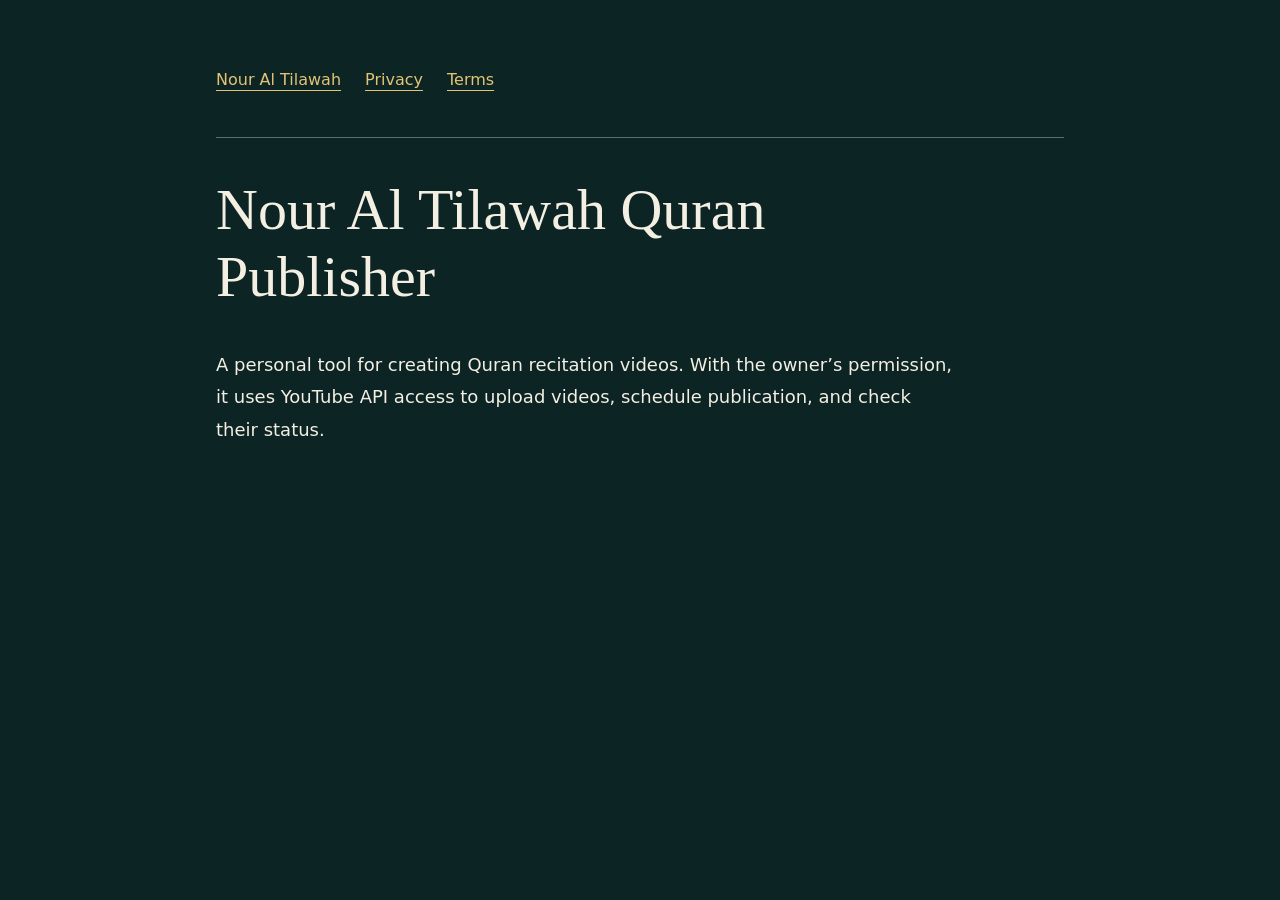
<file: index.html>
<!doctype html><html lang="en"><head><meta charset="utf-8"><meta name="viewport" content="width=device-width,initial-scale=1"><meta name="description" content="Official information about Nour Al Tilawah Quran Publisher, its YouTube automation and privacy practices."><title>Quran Publisher — Nour Al Tilawah</title><link rel="stylesheet" href="style.css"><meta name="robots" content="noindex, follow"></head><body><main><nav aria-label="Main navigation"><a href="index.html">Nour Al Tilawah</a><a href="privacy.html">Privacy</a><a href="terms.html">Terms</a></nav><h1>Nour Al Tilawah Quran Publisher</h1><p>A personal tool for creating Quran recitation videos. With the owner’s permission, it uses YouTube API access to upload videos, schedule publication, and check their status.</p></main></body></html>
</file>
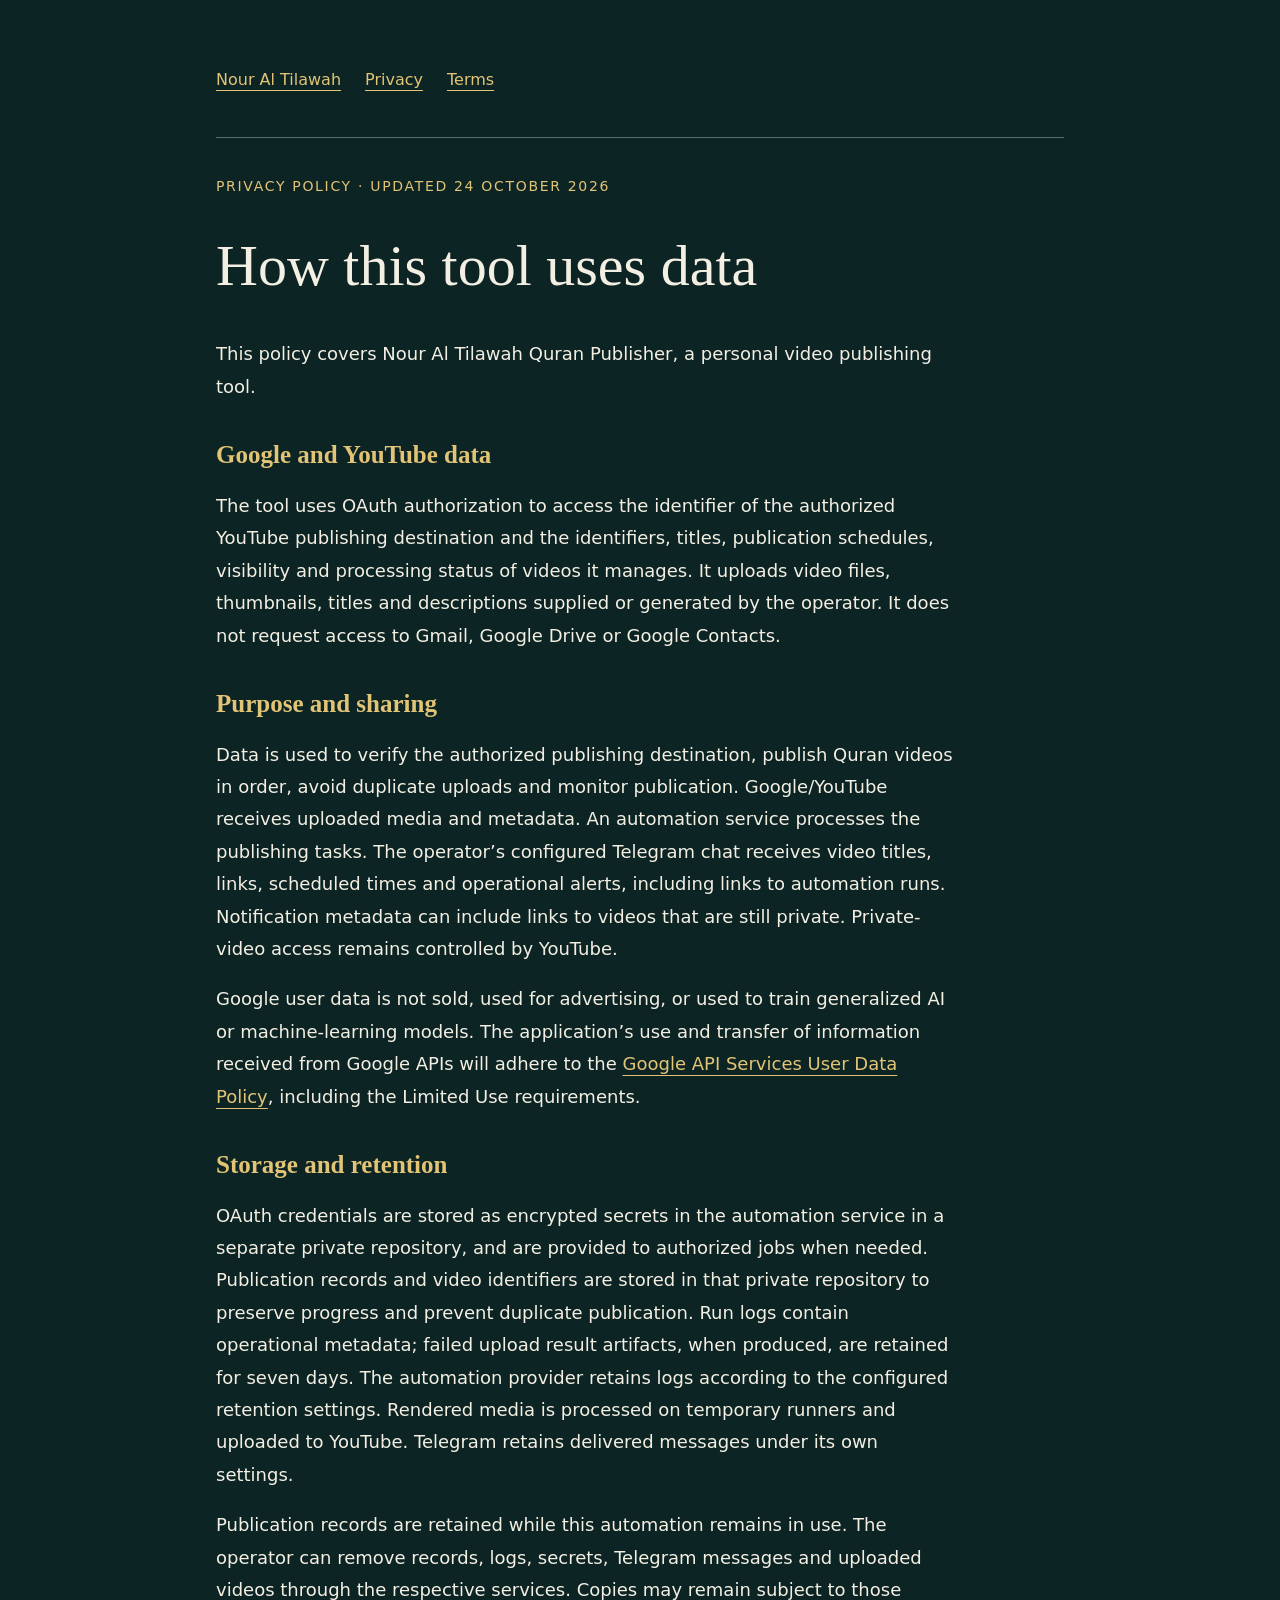
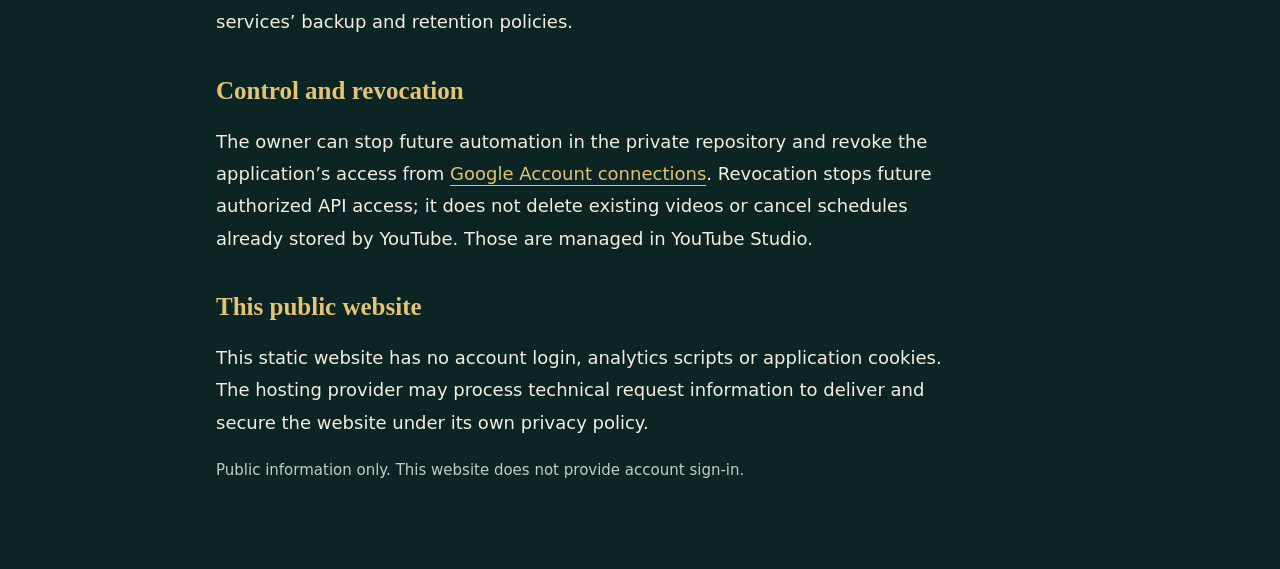
<file: privacy.html>
<!doctype html><html lang="en"><head><meta charset="utf-8"><meta name="viewport" content="width=device-width,initial-scale=1"><meta name="description" content="Official information about Nour Al Tilawah Quran Publisher, its YouTube automation and privacy practices."><title>Privacy policy — Nour Al Tilawah</title><link rel="stylesheet" href="style.css"><meta name="robots" content="noindex, follow"></head><body><main><nav aria-label="Main navigation"><a href="index.html">Nour Al Tilawah</a><a href="privacy.html">Privacy</a><a href="terms.html">Terms</a></nav><p class="eyebrow">Privacy policy · Updated 24 October 2026</p><h1>How this tool uses data</h1><p>This policy covers Nour Al Tilawah Quran Publisher, a personal video publishing tool.</p><h2>Google and YouTube data</h2><p>The tool uses OAuth authorization to access the identifier of the authorized YouTube publishing destination and the identifiers, titles, publication schedules, visibility and processing status of videos it manages. It uploads video files, thumbnails, titles and descriptions supplied or generated by the operator. It does not request access to Gmail, Google Drive or Google Contacts.</p><h2>Purpose and sharing</h2><p>Data is used to verify the authorized publishing destination, publish Quran videos in order, avoid duplicate uploads and monitor publication. Google/YouTube receives uploaded media and metadata. An automation service processes the publishing tasks. The operator’s configured Telegram chat receives video titles, links, scheduled times and operational alerts, including links to automation runs. Notification metadata can include links to videos that are still private. Private-video access remains controlled by YouTube.</p><p>Google user data is not sold, used for advertising, or used to train generalized AI or machine-learning models. The application’s use and transfer of information received from Google APIs will adhere to the <a href="https://developers.google.com/terms/api-services-user-data-policy">Google API Services User Data Policy</a>, including the Limited Use requirements.</p><h2>Storage and retention</h2><p>OAuth credentials are stored as encrypted secrets in the automation service in a separate private repository, and are provided to authorized jobs when needed. Publication records and video identifiers are stored in that private repository to preserve progress and prevent duplicate publication. Run logs contain operational metadata; failed upload result artifacts, when produced, are retained for seven days. The automation provider retains logs according to the configured retention settings. Rendered media is processed on temporary runners and uploaded to YouTube. Telegram retains delivered messages under its own settings.</p><p>Publication records are retained while this automation remains in use. The operator can remove records, logs, secrets, Telegram messages and uploaded videos through the respective services. Copies may remain subject to those services’ backup and retention policies.</p><h2>Control and revocation</h2><p>The owner can stop future automation in the private repository and revoke the application’s access from <a href="https://myaccount.google.com/connections">Google Account connections</a>. Revocation stops future authorized API access; it does not delete existing videos or cancel schedules already stored by YouTube. Those are managed in YouTube Studio.</p><h2>This public website</h2><p>This static website has no account login, analytics scripts or application cookies. The hosting provider may process technical request information to deliver and secure the website under its own privacy policy.</p><p class="muted">Public information only. This website does not provide account sign-in.</p></main></body></html>
</file>
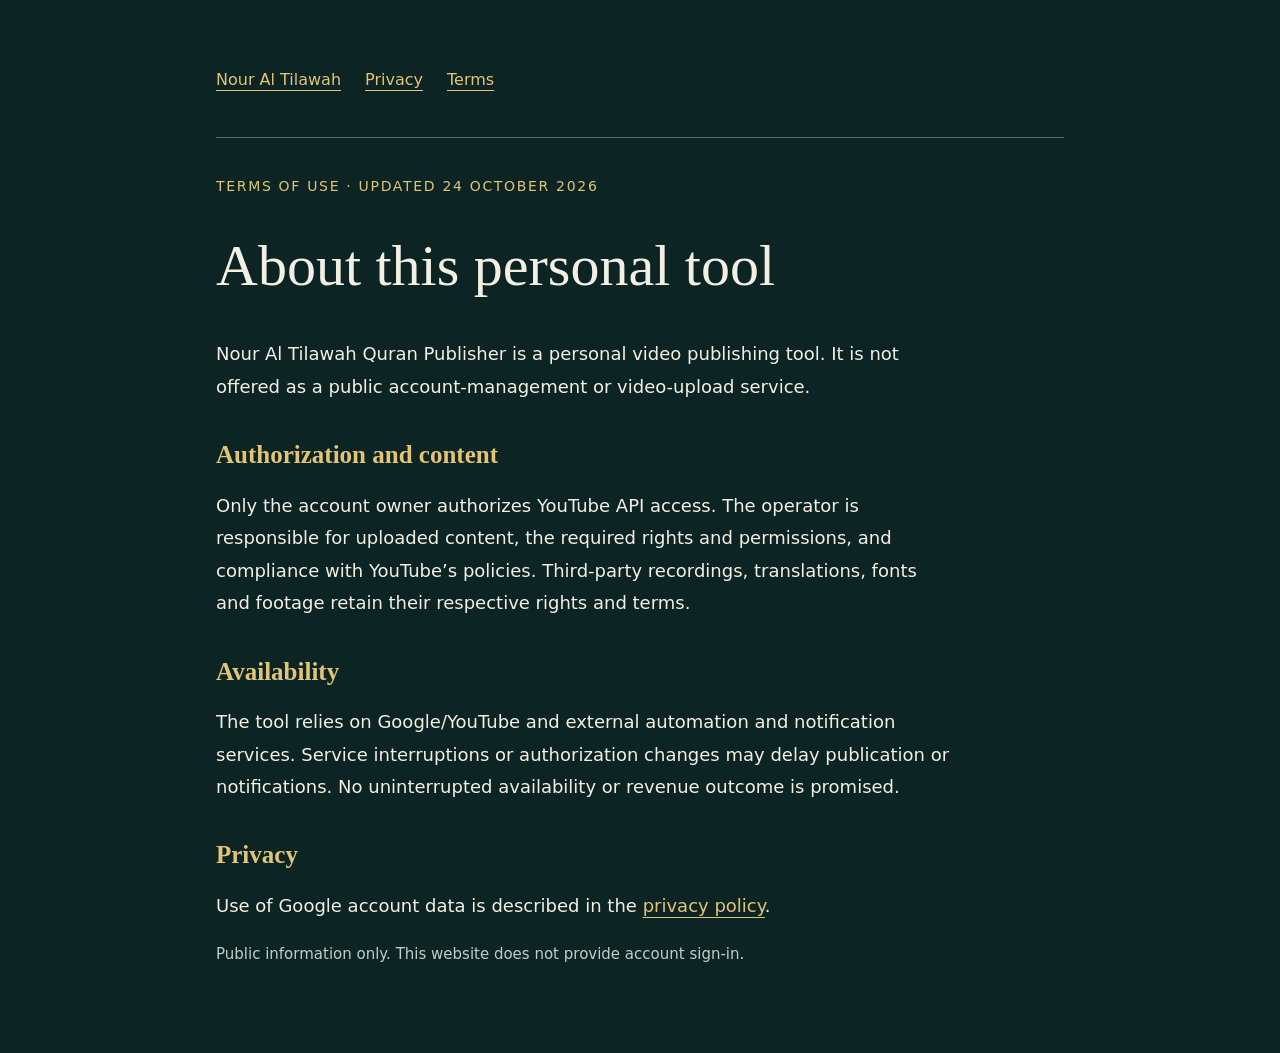
<file: terms.html>
<!doctype html><html lang="en"><head><meta charset="utf-8"><meta name="viewport" content="width=device-width,initial-scale=1"><meta name="description" content="Official information about Nour Al Tilawah Quran Publisher, its YouTube automation and privacy practices."><title>Terms of use — Nour Al Tilawah</title><link rel="stylesheet" href="style.css"><meta name="robots" content="noindex, follow"></head><body><main><nav aria-label="Main navigation"><a href="index.html">Nour Al Tilawah</a><a href="privacy.html">Privacy</a><a href="terms.html">Terms</a></nav><p class="eyebrow">Terms of use · Updated 24 October 2026</p><h1>About this personal tool</h1><p>Nour Al Tilawah Quran Publisher is a personal video publishing tool. It is not offered as a public account-management or video-upload service.</p><h2>Authorization and content</h2><p>Only the account owner authorizes YouTube API access. The operator is responsible for uploaded content, the required rights and permissions, and compliance with YouTube’s policies. Third-party recordings, translations, fonts and footage retain their respective rights and terms.</p><h2>Availability</h2><p>The tool relies on Google/YouTube and external automation and notification services. Service interruptions or authorization changes may delay publication or notifications. No uninterrupted availability or revenue outcome is promised.</p><h2>Privacy</h2><p>Use of Google account data is described in the <a href="privacy.html">privacy policy</a>.</p><p class="muted">Public information only. This website does not provide account sign-in.</p></main></body></html>
</file>
<file: style.css>
:root{color-scheme:dark;font-family:Georgia,'Times New Roman',serif;background:#0d2424;color:#f3efe3}*{box-sizing:border-box}body{margin:0}main{max-width:900px;margin:auto;padding:70px 26px}nav,footer{display:flex;gap:24px;flex-wrap:wrap;font:16px system-ui}nav{padding-bottom:48px;border-bottom:1px solid #57706a}a{color:#e2c476;text-underline-offset:5px}a:focus-visible{outline:2px solid #e2c476;outline-offset:5px}h1{font-size:clamp(32px,6vw,58px);line-height:1.15;max-width:780px;font-weight:400}h2{font-size:25px;margin-top:38px;color:#e2c476}p,li{font:18px/1.8 system-ui;max-width:740px}li{margin:8px 0}.eyebrow{font:14px system-ui;letter-spacing:.12em;text-transform:uppercase;color:#e2c476;margin-top:40px}.arabic{font-size:34px;color:#e2c476}footer{border-top:1px solid #57706a;margin-top:60px;padding-top:28px}.muted{color:#c1cdc7;font-size:15px}@media(max-width:600px){main{padding-top:30px}nav{padding-bottom:25px}}
</file>
